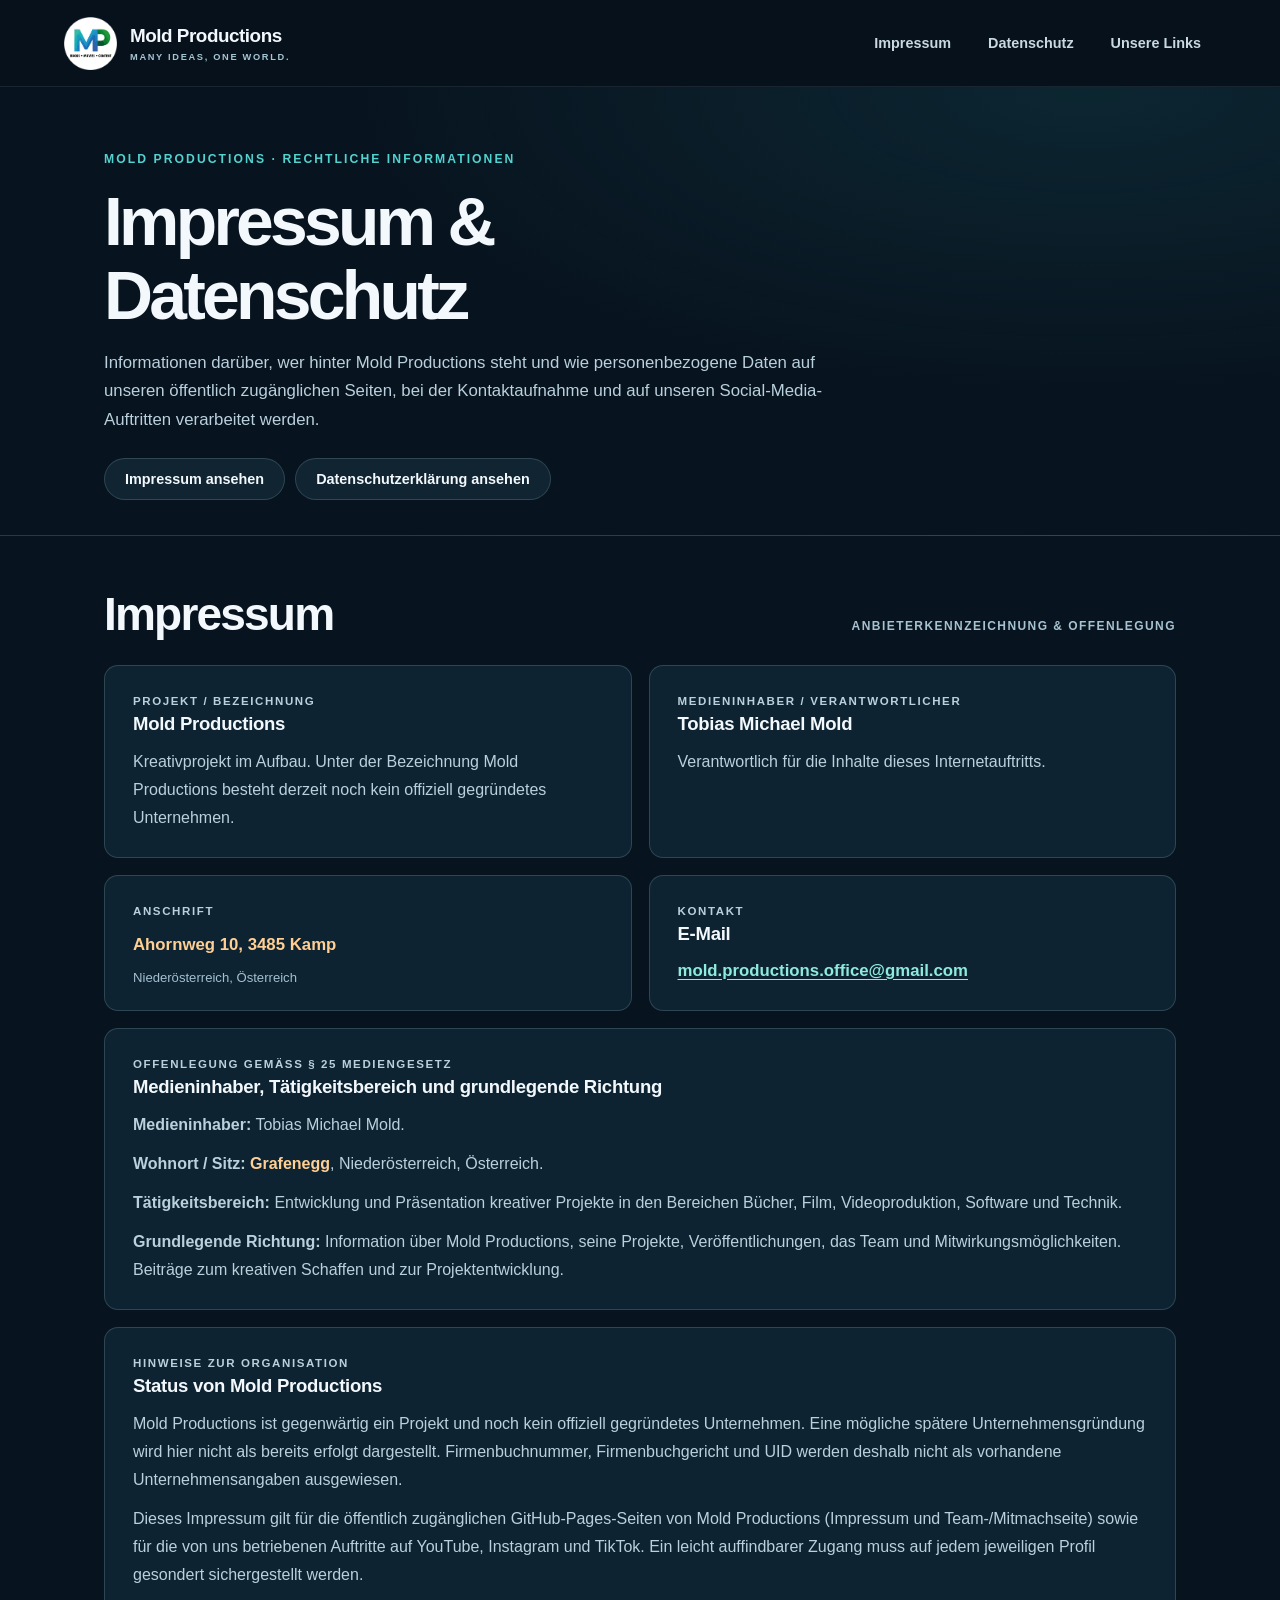
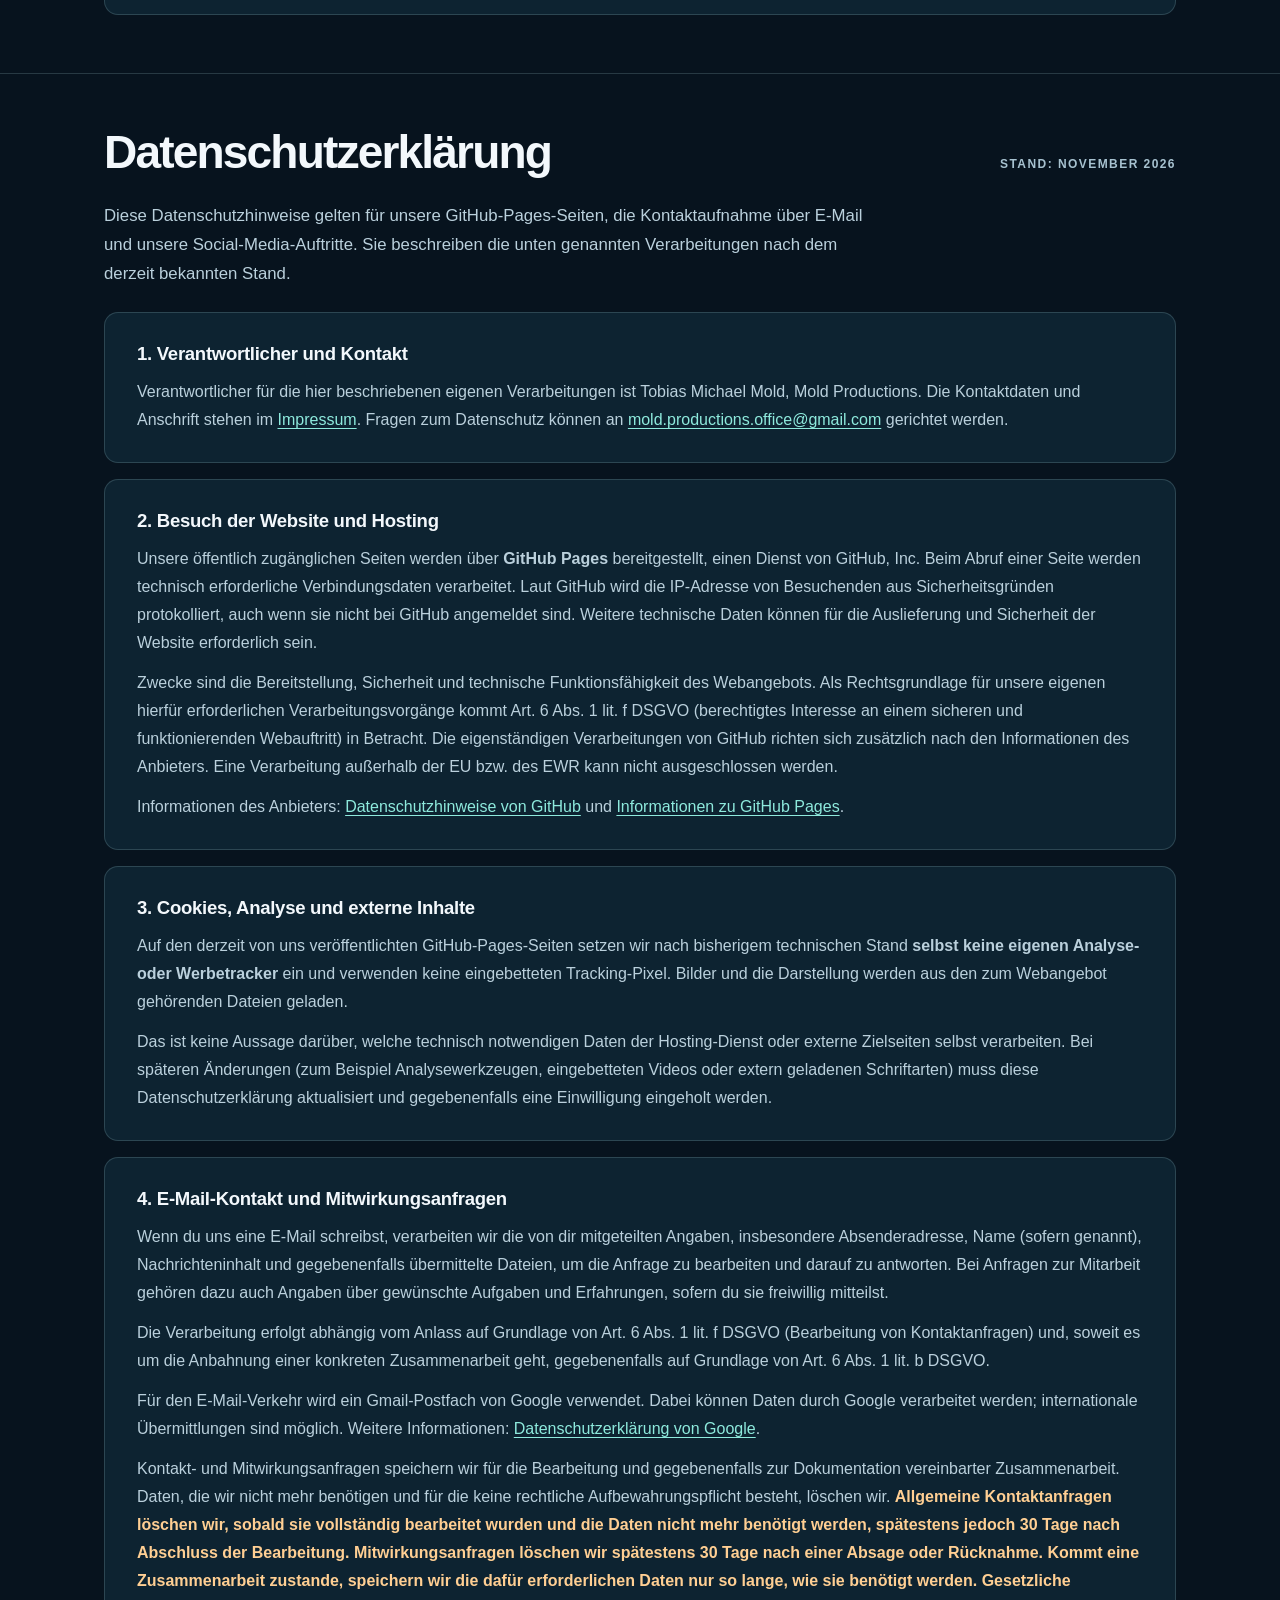
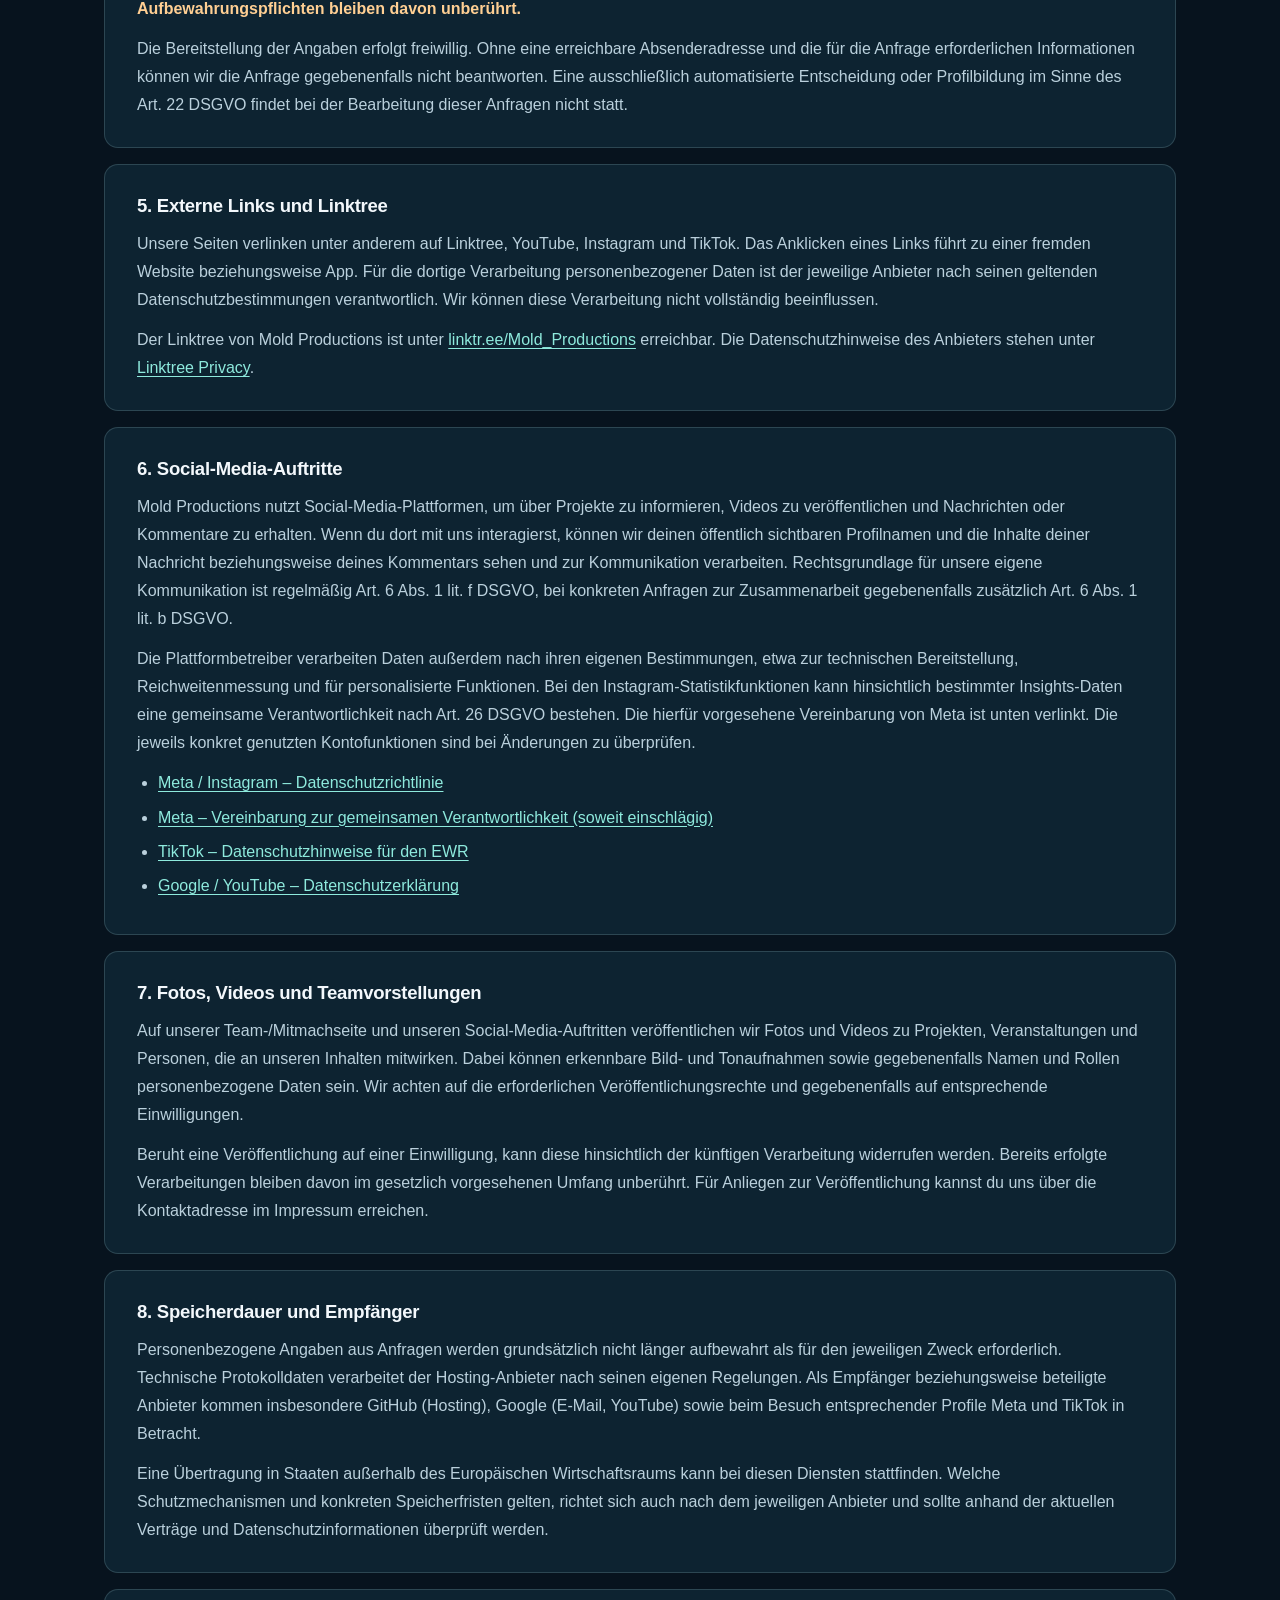
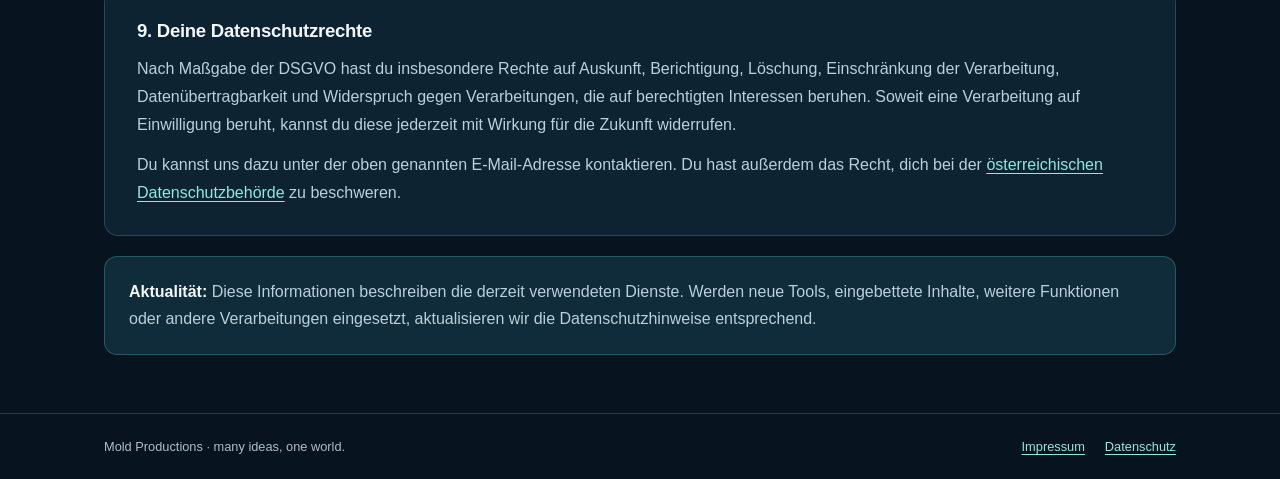
<file: index.html>
<!doctype html>
<!--
MOLD PRODUCTIONS – IMPRESSUM & DATENSCHUTZ

ANLEITUNG FÜR VISUAL STUDIO CODE
1. Strg+F und nach "HIER EINTRAGEN" suchen: fehlende individuelle Daten ergänzen.
2. Strg+F und nach "HIER PRÜFEN" suchen: tatsächliche Abläufe / rechtliche Annahmen bestätigen.
3. WICHTIG: Vor Veröffentlichung sämtliche eckigen Klammern und gelben Platzhalter entfernen.
4. Keine echten privaten Adressdaten an ChatGPT schicken. Nur lokal in VS Code eintragen.
5. Keine fiktiven Firmenbuch-, UID- oder Unternehmensangaben ergänzen.
6. Diese Vorlage ist KEINE anwaltliche Prüfung; Pflichtangaben richten sich nach tatsächlicher Tätigkeit.
-->
<html lang="de-AT">
<head>
  <meta charset="utf-8">
  <meta name="viewport" content="width=device-width, initial-scale=1">
  <meta name="color-scheme" content="dark">
  <meta name="theme-color" content="#07131e">
  <meta name="description" content="Impressum, Offenlegung und Datenschutzhinweise von Mold Productions.">
  <title>Impressum & Datenschutz | Mold Productions</title>
  <link rel="icon" type="image/png" href="bewerbung-assets/images/logo-original.png">
  <style>
    :root{color-scheme:dark;--bg:#07131e;--panel:#0d2331;--panel2:#102a38;--text:#f3f8fc;--muted:#bad0dc;--line:rgba(181,224,231,.18);--cyan:#53d3cf;--blue:#2eb7db;--max:1120px}
    *{box-sizing:border-box}
    html{scroll-behavior:smooth;scroll-padding-top:98px}
    body{margin:0;background:var(--bg);color:var(--text);font-family:Inter,"Segoe UI",Arial,sans-serif;-webkit-font-smoothing:antialiased}
    a{color:inherit;text-decoration:none}
    a:focus-visible{outline:3px solid #74ede0;outline-offset:4px;border-radius:3px}
    header{background:#07111b;border-bottom:1px solid rgba(210,243,246,.09)}
    .head-inner{max-width:1200px;margin:auto;min-height:86px;padding:12px 24px;display:flex;justify-content:space-between;align-items:center;gap:25px}
    .brand{display:flex;align-items:center;gap:13px;min-width:0}
    .brand img{height:53px;width:53px;object-fit:contain;flex:none}
    .brand-copy{display:grid;gap:5px}.brand-copy strong{font-size:1.18rem;letter-spacing:-.025em;white-space:nowrap}.brand-copy small{font-size:.58rem;letter-spacing:.18em;text-transform:uppercase;font-weight:850;color:#a5c5d3}
    .main-nav{display:flex;align-items:center;gap:7px;flex-wrap:wrap}
    .main-nav a{padding:12px 15px;border-radius:10px;font-size:.9rem;font-weight:730;color:#cad9e1;white-space:nowrap}
    .main-nav a:hover{background:#1b2936;color:#fff}
    main{min-height:75vh}
    .container{max-width:var(--max);margin:auto;padding:0 24px}
    .intro{padding:62px 0 35px;border-bottom:1px solid var(--line);background:radial-gradient(ellipse at 85% 0%,rgba(52,177,190,.12),transparent 50%)}
    .eyebrow{margin:0 0 15px;text-transform:uppercase;letter-spacing:.17em;color:var(--cyan);font-size:.76rem;font-weight:850}
    h1{font-size:clamp(2.8rem,5.3vw,4.9rem);line-height:1.08;letter-spacing:-.055em;margin:0 0 17px}
    .lead{color:var(--muted);font-size:1.05rem;line-height:1.7;max-width:760px;margin:0 0 24px}
    .tabs{display:flex;gap:10px;flex-wrap:wrap}.tabs a{padding:12px 20px;border:1px solid var(--line);border-radius:100px;font-weight:760;font-size:.9rem;background:#102432}
    .tabs a:hover{background:#173745;border-color:#5adbd3}
    section.legal{padding:52px 0 58px;scroll-margin-top:18px}
    section.legal+section.legal{border-top:1px solid var(--line)}
    .section-heading{display:flex;align-items:baseline;justify-content:space-between;gap:16px;flex-wrap:wrap;margin-bottom:24px}
    h2{font-size:clamp(2rem,3.6vw,2.95rem);margin:0;letter-spacing:-.04em;line-height:1.13}
    h3{font-size:1.16rem;line-height:1.35;margin:0 0 12px;letter-spacing:-.015em}
    p{line-height:1.75} .muted{color:var(--muted)}
    .tag{color:#a7c2d0;font-size:.75rem;letter-spacing:.12em;text-transform:uppercase;font-weight:800}
    .grid{display:grid;grid-template-columns:repeat(2,minmax(0,1fr));gap:17px}
    .card{background:var(--panel);border:1px solid var(--line);border-radius:14px;padding:25px 28px;min-width:0}
    .card.wide{grid-column:1/-1}.card h3{color:#f3f8fc}.card p{margin:0;color:var(--muted)}
    .card p+p{margin-top:11px}
    .kicker{color:var(--cyan);font-size:.72rem;letter-spacing:.14em;text-transform:uppercase;font-weight:850;margin:0 0 11px}
    .value{font-size:1.05rem;line-height:1.5;color:#f3f8fc!important;font-weight:650;overflow-wrap:anywhere}
    .label{color:#a3bfd0;font-size:.82rem;display:block;margin-top:13px}
    .placeholder{color:#ffcf93!important;font-weight:750}
    .legal-list{margin:10px 0 0;padding-left:21px;color:var(--muted);line-height:1.7}
    .legal-list li{margin:7px 0}
    .content-block{background:var(--panel);border:1px solid var(--line);border-radius:14px;padding:28px 32px;margin:16px 0}
    .content-block p{margin:0 0 12px;color:var(--muted)}.content-block p:last-child{margin-bottom:0}
    .content-block a,.card a,.footer-inner a{color:#8eeadd;text-decoration:underline;text-underline-offset:3px}
    .content-block a:hover,.card a:hover,.footer-inner a:hover{color:#c9fff7}
    .info{background:#102b39;border:1px solid rgba(85,212,211,.28);padding:21px 24px;border-radius:13px;margin-top:20px;color:var(--muted);line-height:1.7}
    .info strong{color:#f3f8fc}
    footer{border-top:1px solid var(--line);padding:25px 0;color:#a9c0cd;font-size:.8rem}
    .footer-inner{display:flex;gap:15px;justify-content:space-between;align-items:center;flex-wrap:wrap}
    .foot-links{display:flex;gap:20px;flex-wrap:wrap}
    @media(max-width:760px){.head-inner{padding:15px 18px;align-items:flex-start;flex-direction:column;gap:15px}.brand img{height:42px;width:42px}.brand-copy strong{font-size:1rem}.main-nav{gap:4px}.main-nav a{font-size:.84rem;padding:10px 12px}.main-nav .nav-primary{padding:11px 14px}.container{padding:0 18px}.intro{padding:40px 0 28px}.grid{grid-template-columns:1fr}.card.wide{grid-column:auto}.card{padding:22px 21px}.content-block{padding:23px 21px}.legal{padding:38px 0!important}}
    @media(prefers-reduced-motion:reduce){html{scroll-behavior:auto}}
  </style>
</head>
<body>
  <header>
    <div class="head-inner">
      <div class="brand" aria-label="Mold Productions">
        <img src="bewerbung-assets/images/logo-original.png" alt="Logo von Mold Productions" width="53" height="53">
        <span class="brand-copy"><strong>Mold Productions</strong><small>many ideas, one world.</small></span>
      </div>
      <nav class="main-nav" aria-label="Navigation">
        <a href="#impressum">Impressum</a>
        <a href="#datenschutz">Datenschutz</a>
        <a href="https://linktr.ee/Mold_Productions" rel="noopener noreferrer" target="_blank">Unsere Links</a>
      </nav>
    </div>
  </header>
  <main>
    <div class="intro">
      <div class="container">
        <p class="eyebrow">Mold Productions · Rechtliche Informationen</p>
        <h1>Impressum &amp;<br>Datenschutz</h1>
        <p class="lead">Informationen darüber, wer hinter Mold Productions steht und wie personenbezogene Daten auf unseren öffentlich zugänglichen Seiten, bei der Kontaktaufnahme und auf unseren Social-Media-Auftritten verarbeitet werden.</p>
        <div class="tabs" aria-label="Direkt zu den rechtlichen Informationen">
          <a href="#impressum">Impressum ansehen</a>
          <a href="#datenschutz">Datenschutzerklärung ansehen</a>
        </div>
      </div>
    </div>

    <section class="legal" id="impressum" aria-labelledby="impressum-title">
      <div class="container">
        <div class="section-heading">
          <h2 id="impressum-title">Impressum</h2>
          <span class="tag">Anbieterkennzeichnung &amp; Offenlegung</span>
        </div>
        <div class="grid">
          <div class="card">
            <p class="kicker">Projekt / Bezeichnung</p>
            <h3>Mold Productions</h3>
            <p>Kreativprojekt im Aufbau. Unter der Bezeichnung Mold Productions besteht derzeit noch kein offiziell gegründetes Unternehmen.</p>
          </div>
          <div class="card">
            <p class="kicker">Medieninhaber / Verantwortlicher</p>
            <h3>Tobias Michael Mold</h3>
            <p>Verantwortlich für die Inhalte dieses Internetauftritts.</p>
          </div>
          <div class="card">
            <p class="kicker">Anschrift</p>
            <!-- HIER EINTRAGEN 1/3: Deine zutreffende, rechtlich erforderliche Post-/Zustellanschrift. Nur lokal in VS Code ergänzen. -->
            <p class="value placeholder">Ahornweg 10, 3485 Kamp</p>
            <span class="label">Niederösterreich, Österreich</span>
          </div>
          <div class="card">
            <p class="kicker">Kontakt</p>
            <h3>E-Mail</h3>
            <p class="value"><a href="mailto:mold.productions.office@gmail.com">mold.productions.office@gmail.com</a></p>
            <!-- HIER PRÜFEN 1/4: Ob für deinen konkret ausgeübten Dienst neben E-Mail eine zusätzliche schnelle Kontaktmöglichkeit erforderlich ist.
                 Die öffentliche Telefonnummer der bisherigen Seite wird aus Datenschutzgründen NICHT automatisch übernommen.
                 Falls nötig, den folgenden Block mit geeigneten Kontaktdaten verwenden und den Kommentar entfernen. -->
            <!-- HIER EINTRAGEN (optional/nach rechtlicher Prüfung):
            <p class="label">Weitere Kontaktmöglichkeit</p>
            <p class="value placeholder">[HIER EINTRAGEN: erreichbare Kontaktdaten]</p>
            -->
          </div>
          <div class="card wide">
            <p class="kicker">Offenlegung gemäß § 25 Mediengesetz</p>
            <h3>Medieninhaber, Tätigkeitsbereich und grundlegende Richtung</h3>
            <p><strong>Medieninhaber:</strong> Tobias Michael Mold.</p>
            <!-- HIER EINTRAGEN 2/3: Tatsächliche Gemeinde/Wohnort oder Sitz für die Offenlegung. -->
            <p><strong>Wohnort / Sitz:</strong> <span class="placeholder">Grafenegg</span>, Niederösterreich, Österreich.</p>
            <p><strong>Tätigkeitsbereich:</strong> Entwicklung und Präsentation kreativer Projekte in den Bereichen Bücher, Film, Videoproduktion, Software und Technik.</p>
            <p><strong>Grundlegende Richtung:</strong> Information über Mold Productions, seine Projekte, Veröffentlichungen, das Team und Mitwirkungsmöglichkeiten. Beiträge zum kreativen Schaffen und zur Projektentwicklung.</p>
          </div>
          <div class="card wide">
            <p class="kicker">Hinweise zur Organisation</p>
            <h3>Status von Mold Productions</h3>
            <p>Mold Productions ist gegenwärtig ein Projekt und noch kein offiziell gegründetes Unternehmen. Eine mögliche spätere Unternehmensgründung wird hier nicht als bereits erfolgt dargestellt. Firmenbuchnummer, Firmenbuchgericht und UID werden deshalb nicht als vorhandene Unternehmensangaben ausgewiesen.</p>
            <p>Dieses Impressum gilt für die öffentlich zugänglichen GitHub-Pages-Seiten von Mold Productions (Impressum und Team-/Mitmachseite) sowie für die von uns betriebenen Auftritte auf YouTube, Instagram und TikTok. Ein leicht auffindbarer Zugang muss auf jedem jeweiligen Profil gesondert sichergestellt werden.</p>
          </div>
        </div>
      </div>
    </section>

    <section class="legal" id="datenschutz" aria-labelledby="datenschutz-title">
      <div class="container">
        <div class="section-heading">
          <h2 id="datenschutz-title">Datenschutzerklärung</h2>
          <span class="tag">Stand: November 2026</span>
        </div>
        <p class="lead">Diese Datenschutzhinweise gelten für unsere GitHub-Pages-Seiten, die Kontaktaufnahme über E-Mail und unsere Social-Media-Auftritte. Sie beschreiben die unten genannten Verarbeitungen nach dem derzeit bekannten Stand.</p>

        <article class="content-block">
          <h3>1. Verantwortlicher und Kontakt</h3>
          <p>Verantwortlicher für die hier beschriebenen eigenen Verarbeitungen ist Tobias Michael Mold, Mold Productions. Die Kontaktdaten und Anschrift stehen im <a href="#impressum">Impressum</a>. Fragen zum Datenschutz können an <a href="mailto:mold.productions.office@gmail.com">mold.productions.office@gmail.com</a> gerichtet werden.</p>
        </article>

        <article class="content-block">
          <h3>2. Besuch der Website und Hosting</h3>
          <p>Unsere öffentlich zugänglichen Seiten werden über <strong>GitHub Pages</strong> bereitgestellt, einen Dienst von GitHub, Inc. Beim Abruf einer Seite werden technisch erforderliche Verbindungsdaten verarbeitet. Laut GitHub wird die IP-Adresse von Besuchenden aus Sicherheitsgründen protokolliert, auch wenn sie nicht bei GitHub angemeldet sind. Weitere technische Daten können für die Auslieferung und Sicherheit der Website erforderlich sein.</p>
          <p>Zwecke sind die Bereitstellung, Sicherheit und technische Funktionsfähigkeit des Webangebots. Als Rechtsgrundlage für unsere eigenen hierfür erforderlichen Verarbeitungsvorgänge kommt Art. 6 Abs. 1 lit. f DSGVO (berechtigtes Interesse an einem sicheren und funktionierenden Webauftritt) in Betracht. Die eigenständigen Verarbeitungen von GitHub richten sich zusätzlich nach den Informationen des Anbieters. Eine Verarbeitung außerhalb der EU bzw. des EWR kann nicht ausgeschlossen werden.</p>
          <p>Informationen des Anbieters: <a href="https://docs.github.com/de/site-policy/privacy-policies/github-general-privacy-statement" target="_blank" rel="noopener noreferrer">Datenschutzhinweise von GitHub</a> und <a href="https://docs.github.com/de/pages/getting-started-with-github-pages/what-is-github-pages" target="_blank" rel="noopener noreferrer">Informationen zu GitHub Pages</a>.</p>
        </article>

        <article class="content-block">
          <h3>3. Cookies, Analyse und externe Inhalte</h3>
          <!-- HIER PRÜFEN 2/4: Trifft dies auf die tatsächlich veröffentlichte index.html, Bewerbung.html und alle weiteren Seiten zu? -->
          <p>Auf den derzeit von uns veröffentlichten GitHub-Pages-Seiten setzen wir nach bisherigem technischen Stand <strong>selbst keine eigenen Analyse- oder Werbetracker</strong> ein und verwenden keine eingebetteten Tracking-Pixel. Bilder und die Darstellung werden aus den zum Webangebot gehörenden Dateien geladen.</p>
          <p>Das ist keine Aussage darüber, welche technisch notwendigen Daten der Hosting-Dienst oder externe Zielseiten selbst verarbeiten. Bei späteren Änderungen (zum Beispiel Analysewerkzeugen, eingebetteten Videos oder extern geladenen Schriftarten) muss diese Datenschutzerklärung aktualisiert und gegebenenfalls eine Einwilligung eingeholt werden.</p>
        </article>

        <article class="content-block">
          <h3>4. E-Mail-Kontakt und Mitwirkungsanfragen</h3>
          <p>Wenn du uns eine E-Mail schreibst, verarbeiten wir die von dir mitgeteilten Angaben, insbesondere Absenderadresse, Name (sofern genannt), Nachrichteninhalt und gegebenenfalls übermittelte Dateien, um die Anfrage zu bearbeiten und darauf zu antworten. Bei Anfragen zur Mitarbeit gehören dazu auch Angaben über gewünschte Aufgaben und Erfahrungen, sofern du sie freiwillig mitteilst.</p>
          <p>Die Verarbeitung erfolgt abhängig vom Anlass auf Grundlage von Art. 6 Abs. 1 lit. f DSGVO (Bearbeitung von Kontaktanfragen) und, soweit es um die Anbahnung einer konkreten Zusammenarbeit geht, gegebenenfalls auf Grundlage von Art. 6 Abs. 1 lit. b DSGVO.</p>
          <p>Für den E-Mail-Verkehr wird ein Gmail-Postfach von Google verwendet. Dabei können Daten durch Google verarbeitet werden; internationale Übermittlungen sind möglich. Weitere Informationen: <a href="https://policies.google.com/privacy?hl=de" target="_blank" rel="noopener noreferrer">Datenschutzerklärung von Google</a>.</p>
          <!-- HIER EINTRAGEN 3/3: Wirklich angewendete Löschfristen und Ablauf für Anfragen und Mitwirkungsanfragen festlegen und hier konkret angeben. -->
          <p>Kontakt- und Mitwirkungsanfragen speichern wir für die Bearbeitung und gegebenenfalls zur Dokumentation vereinbarter Zusammenarbeit. Daten, die wir nicht mehr benötigen und für die keine rechtliche Aufbewahrungspflicht besteht, löschen wir. <span class="placeholder">Allgemeine Kontaktanfragen löschen wir, sobald sie vollständig bearbeitet wurden und die Daten nicht mehr benötigt werden, spätestens jedoch 30 Tage nach Abschluss der Bearbeitung. Mitwirkungsanfragen löschen wir spätestens 30 Tage nach einer Absage oder Rücknahme. Kommt eine Zusammenarbeit zustande, speichern wir die dafür erforderlichen Daten nur so lange, wie sie benötigt werden. Gesetzliche Aufbewahrungspflichten bleiben davon unberührt.</span></p>
          <p>Die Bereitstellung der Angaben erfolgt freiwillig. Ohne eine erreichbare Absenderadresse und die für die Anfrage erforderlichen Informationen können wir die Anfrage gegebenenfalls nicht beantworten. Eine ausschließlich automatisierte Entscheidung oder Profilbildung im Sinne des Art. 22 DSGVO findet bei der Bearbeitung dieser Anfragen nicht statt.</p>
        </article>

        <article class="content-block">
          <h3>5. Externe Links und Linktree</h3>
          <p>Unsere Seiten verlinken unter anderem auf Linktree, YouTube, Instagram und TikTok. Das Anklicken eines Links führt zu einer fremden Website beziehungsweise App. Für die dortige Verarbeitung personenbezogener Daten ist der jeweilige Anbieter nach seinen geltenden Datenschutzbestimmungen verantwortlich. Wir können diese Verarbeitung nicht vollständig beeinflussen.</p>
          <p>Der Linktree von Mold Productions ist unter <a href="https://linktr.ee/Mold_Productions" target="_blank" rel="noopener noreferrer">linktr.ee/Mold_Productions</a> erreichbar. Die Datenschutzhinweise des Anbieters stehen unter <a href="https://linktr.ee/s/privacy" target="_blank" rel="noopener noreferrer">Linktree Privacy</a>.</p>
        </article>

        <article class="content-block">
          <h3>6. Social-Media-Auftritte</h3>
          <p>Mold Productions nutzt Social-Media-Plattformen, um über Projekte zu informieren, Videos zu veröffentlichen und Nachrichten oder Kommentare zu erhalten. Wenn du dort mit uns interagierst, können wir deinen öffentlich sichtbaren Profilnamen und die Inhalte deiner Nachricht beziehungsweise deines Kommentars sehen und zur Kommunikation verarbeiten. Rechtsgrundlage für unsere eigene Kommunikation ist regelmäßig Art. 6 Abs. 1 lit. f DSGVO, bei konkreten Anfragen zur Zusammenarbeit gegebenenfalls zusätzlich Art. 6 Abs. 1 lit. b DSGVO.</p>
          <!-- HIER PRÜFEN 3/4: Tatsächlich verwendete Statistikfunktionen / professionelle Konten bei Instagram, TikTok und YouTube. -->
          <p>Die Plattformbetreiber verarbeiten Daten außerdem nach ihren eigenen Bestimmungen, etwa zur technischen Bereitstellung, Reichweitenmessung und für personalisierte Funktionen. Bei den Instagram-Statistikfunktionen kann hinsichtlich bestimmter Insights-Daten eine gemeinsame Verantwortlichkeit nach Art. 26 DSGVO bestehen. Die hierfür vorgesehene Vereinbarung von Meta ist unten verlinkt. Die jeweils konkret genutzten Kontofunktionen sind bei Änderungen zu überprüfen.</p>
          <ul class="legal-list">
            <li><a href="https://privacycenter.instagram.com/policy/" target="_blank" rel="noopener noreferrer">Meta / Instagram – Datenschutzrichtlinie</a></li>
            <li><a href="https://www.facebook.com/legal/terms/page_controller_addendum" target="_blank" rel="noopener noreferrer">Meta – Vereinbarung zur gemeinsamen Verantwortlichkeit (soweit einschlägig)</a></li>
            <li><a href="https://www.tiktok.com/legal/page/eea/privacy-policy/de" target="_blank" rel="noopener noreferrer">TikTok – Datenschutzhinweise für den EWR</a></li>
            <li><a href="https://policies.google.com/privacy?hl=de" target="_blank" rel="noopener noreferrer">Google / YouTube – Datenschutzerklärung</a></li>
          </ul>
        </article>

        <article class="content-block">
          <h3>7. Fotos, Videos und Teamvorstellungen</h3>
          <p>Auf unserer Team-/Mitmachseite und unseren Social-Media-Auftritten veröffentlichen wir Fotos und Videos zu Projekten, Veranstaltungen und Personen, die an unseren Inhalten mitwirken. Dabei können erkennbare Bild- und Tonaufnahmen sowie gegebenenfalls Namen und Rollen personenbezogene Daten sein. Wir achten auf die erforderlichen Veröffentlichungsrechte und gegebenenfalls auf entsprechende Einwilligungen.</p>
          <p>Beruht eine Veröffentlichung auf einer Einwilligung, kann diese hinsichtlich der künftigen Verarbeitung widerrufen werden. Bereits erfolgte Verarbeitungen bleiben davon im gesetzlich vorgesehenen Umfang unberührt. Für Anliegen zur Veröffentlichung kannst du uns über die Kontaktadresse im Impressum erreichen.</p>
        </article>

        <article class="content-block">
          <h3>8. Speicherdauer und Empfänger</h3>
          <p>Personenbezogene Angaben aus Anfragen werden grundsätzlich nicht länger aufbewahrt als für den jeweiligen Zweck erforderlich. Technische Protokolldaten verarbeitet der Hosting-Anbieter nach seinen eigenen Regelungen. Als Empfänger beziehungsweise beteiligte Anbieter kommen insbesondere GitHub (Hosting), Google (E-Mail, YouTube) sowie beim Besuch entsprechender Profile Meta und TikTok in Betracht.</p>
          <p>Eine Übertragung in Staaten außerhalb des Europäischen Wirtschaftsraums kann bei diesen Diensten stattfinden. Welche Schutzmechanismen und konkreten Speicherfristen gelten, richtet sich auch nach dem jeweiligen Anbieter und sollte anhand der aktuellen Verträge und Datenschutzinformationen überprüft werden.</p>
        </article>

        <article class="content-block">
          <h3>9. Deine Datenschutzrechte</h3>
          <p>Nach Maßgabe der DSGVO hast du insbesondere Rechte auf Auskunft, Berichtigung, Löschung, Einschränkung der Verarbeitung, Datenübertragbarkeit und Widerspruch gegen Verarbeitungen, die auf berechtigten Interessen beruhen. Soweit eine Verarbeitung auf Einwilligung beruht, kannst du diese jederzeit mit Wirkung für die Zukunft widerrufen.</p>
          <p>Du kannst uns dazu unter der oben genannten E-Mail-Adresse kontaktieren. Du hast außerdem das Recht, dich bei der <a href="https://www.dsb.gv.at/" target="_blank" rel="noopener noreferrer">österreichischen Datenschutzbehörde</a> zu beschweren.</p>
        </article>

        <!-- HIER PRÜFEN 4/4: Ob neue Dienste, Analysefunktionen, Einbettungen, Newsletter oder andere Verarbeitungsvorgänge hinzugekommen sind. -->
        <div class="info">
          <strong>Aktualität:</strong> Diese Informationen beschreiben die derzeit verwendeten Dienste. Werden neue Tools, eingebettete Inhalte, weitere Funktionen oder andere Verarbeitungen eingesetzt, aktualisieren wir die Datenschutzhinweise entsprechend.
        </div>
      </div>
    </section>
  </main>
  <footer>
    <div class="container footer-inner">
      <span>Mold Productions · many ideas, one world.</span>
      <div class="foot-links"><a href="#impressum">Impressum</a><a href="#datenschutz">Datenschutz</a></div>
    </div>
  </footer>
</body>
</html>
</file>
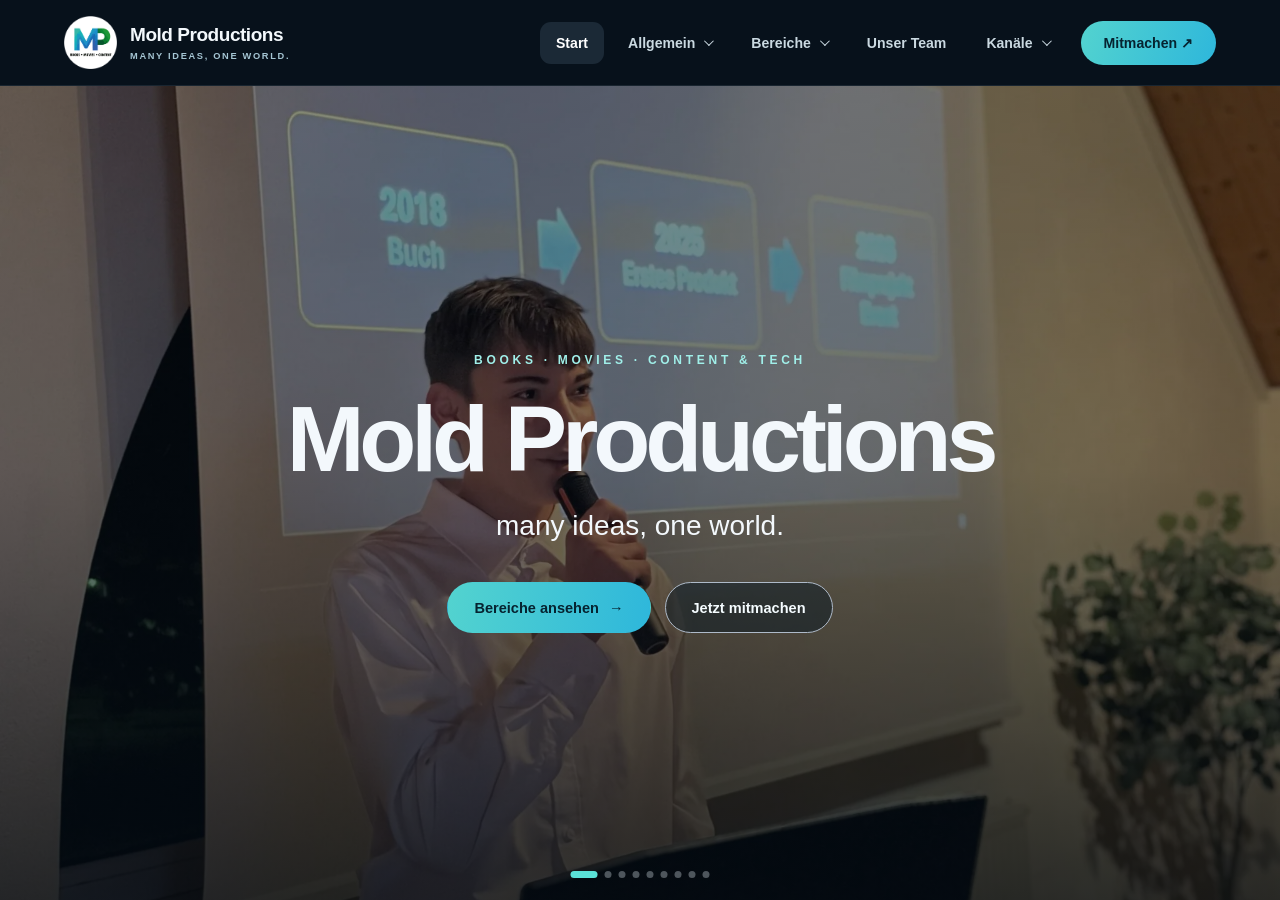
<file: Bewerbung.html>
<!doctype html>
<html lang="de">
<head>
<meta charset="utf-8">
<meta name="viewport" content="width=device-width, initial-scale=1">
<meta name="theme-color" content="#07131f">
<meta name="description" content="Mold Productions – Projekte, Team und Möglichkeiten zum Mitmachen.">
<title>Mold Productions – Team & Mitmachen</title>
<link rel="icon" href="bewerbung-assets/images/logo-original.png" type="image/png">
<script src="bewerbung-assets/fotos.js"></script>
<style>
:root{color-scheme:dark;--bg:#07131e;--panel:#0d2331;--panel2:#102a38;--text:#f3f8fc;--muted:#bad0dc;--line:rgba(181,224,231,.18);--cyan:#53d3cf;--blue:#2eb7db;--header:86px;--max:1120px}
*{box-sizing:border-box}html{scroll-behavior:smooth}body{margin:0;background:var(--bg);color:var(--text);font-family:Inter,"Segoe UI",Arial,sans-serif;-webkit-font-smoothing:antialiased}a{color:inherit;text-decoration:none}button,summary{font:inherit}button{cursor:pointer}button:focus-visible,a:focus-visible,summary:focus-visible{outline:3px solid #74ede0;outline-offset:4px}body.page-home{overflow:hidden}body:not(.page-home){overflow-x:hidden}
header{height:var(--header);background:#07111b;position:relative;z-index:30;border-bottom:1px solid rgba(210,243,246,.09)}.header-inner{max-width:1200px;padding:0 24px;margin:auto;height:100%;display:flex;align-items:center;justify-content:space-between;gap:20px}.brand{display:flex;align-items:center;gap:13px;min-width:0}.brand img{width:53px;height:53px;object-fit:contain;flex:none}.brand-label{display:flex;flex-direction:column;gap:5px}.brand-label strong{font-size:1.19rem;letter-spacing:-.025em;white-space:nowrap}.brand-label small{text-transform:uppercase;letter-spacing:.18em;font-size:.58rem;font-weight:850;color:#a5c5d3;white-space:nowrap}.menu-toggle{display:none;background:transparent;border:1px solid var(--line);border-radius:10px;padding:11px 13px;color:#fff;font-weight:750}.nav{display:flex;align-items:center;gap:8px}.nav>a,.nav details>summary{border:0;background:transparent;color:#cad9e1;font-size:.88rem;font-weight:750;border-radius:11px;padding:13px 16px;display:flex;align-items:center;justify-content:center;gap:8px;white-space:nowrap;list-style:none;cursor:pointer}.nav details>summary::-webkit-details-marker{display:none}.nav>a:hover,.nav summary:hover,.nav .nav-active{color:white;background:#1b2936}.nav .nav-cta{background:linear-gradient(110deg,var(--cyan),var(--blue));color:#062330;padding:14px 23px;border-radius:100px;margin-left:8px}.nav .nav-cta:hover,.nav .nav-cta.nav-active{background:linear-gradient(110deg,#74e4dc,#4ecbed);color:#062330}.nav details{position:relative}.chevron{width:7px;height:7px;border-right:1.7px solid currentColor;border-bottom:1.7px solid currentColor;transform:rotate(45deg) translateY(-2px);margin-left:1px}.nav details[open]>.dropdown-menu{display:flex}.dropdown-menu{position:absolute;top:calc(100% + 8px);left:0;min-width:195px;background:#0d2230;border:1px solid rgba(159,223,226,.22);border-radius:12px;padding:8px;display:none;flex-direction:column;gap:2px;box-shadow:0 18px 40px #0009}.dropdown-menu a{font-size:.9rem;padding:12px 14px;border-radius:8px;white-space:nowrap}.dropdown-menu a:hover,.dropdown-menu a[aria-current="page"]{background:#173b48;color:#a2f6e7}
main{min-height:calc(100dvh - var(--header));} .view[hidden]{display:none!important}.view{min-height:calc(100dvh - var(--header))}.page-container{width:min(var(--max),calc(100% - 64px));margin:0 auto;padding:58px 0 75px}.section-label{font-weight:850;letter-spacing:.18em;text-transform:uppercase;font-size:.77rem;color:var(--cyan);margin:0 0 20px}.page-title{margin:0 0 27px;font-size:clamp(2.45rem,4vw,3.7rem);font-weight:820;letter-spacing:-.045em;line-height:1.12}.short-intro{margin:0 0 25px;max-width:980px;font-size:1.08rem;line-height:1.72;color:var(--muted)}
/* Start: Foto vollflächig, keine weiteren Abschnitte */
.hero{height:calc(100dvh - var(--header));min-height:490px;position:relative;display:flex;justify-content:center;align-items:center;isolation:isolate;overflow:hidden}.hero-images,.hero-shade{position:absolute;inset:0;z-index:-1}.hero-images{background:#15232c}.hero-image{position:absolute;inset:0;height:100%;width:100%;object-fit:cover;opacity:0;transition:opacity 1.25s ease}.hero-image.is-current{opacity:1}.hero-shade{background:linear-gradient(to bottom,rgba(4,13,21,.46),rgba(5,14,23,.54) 47%,rgba(3,11,19,.82) 100%)}.hero-content{text-align:center;padding:28px 22px;max-width:1180px}.hero-eyebrow{font-size:.75rem;letter-spacing:.31em;font-weight:850;text-transform:uppercase;color:#a0efe9;margin:0 0 22px}.hero h1{font-size:clamp(3.15rem,7.3vw,7rem);letter-spacing:-.055em;line-height:1.07;margin:0;font-weight:850}.hero-slogan{font-size:clamp(1.22rem,2.35vw,1.75rem);margin:22px 0 40px;font-weight:400}.hero-actions{display:flex;gap:14px;justify-content:center;flex-wrap:wrap}.btn{display:inline-flex;align-items:center;justify-content:center;gap:10px;min-height:51px;border-radius:100px;padding:13px 26px;font-weight:800;font-size:.91rem;border:1px solid transparent;transition:transform .2s,background .2s}.btn:hover{transform:translateY(-2px)}.btn-primary{color:#062330;background:linear-gradient(100deg,var(--cyan),var(--blue))}.btn-outline{border-color:#aebac9;color:#f5fcff;background:#0515227a}.btn-outline:hover{background:#1d3645b0}.hero-bottomnote{position:absolute;left:30px;bottom:24px;color:#c1ced5;font-size:.72rem;letter-spacing:.02em}.hero-dots{position:absolute;bottom:22px;left:50%;transform:translateX(-50%);display:flex;gap:7px}.hero-dots button{padding:0;height:7px;width:7px;background:#bdc8cf66;border:0;border-radius:15px}.hero-dots button.is-current{width:27px;background:#5ae1d7}
/* Allgemein */
.about-copy{max-width:990px;font-size:1.08rem;line-height:1.9;color:var(--muted)}
/* Projekte – kurze Karten, ohne zusätzliche Links */
.project-list{display:grid;grid-template-columns:repeat(2,minmax(0,1fr));gap:18px}.project{border:1px solid var(--line);background:var(--panel);padding:27px 30px;border-radius:13px;min-height:142px}.project-tag{font-size:.75rem;letter-spacing:.12em;text-transform:uppercase;font-weight:850;color:var(--cyan);margin-bottom:10px}.project h2{font-size:1.42rem;line-height:1.2;letter-spacing:-.025em;margin:0 0 11px}.project p{color:var(--muted);margin:0;line-height:1.58;font-size:.96rem}
/* Galerie – Hoch- und Querformat passen sich an */
.gallery{columns:3 240px;column-gap:17px}.photo{break-inside:avoid;margin:0 0 17px}.photo button{width:100%;display:block;border:1px solid var(--line);border-radius:10px;overflow:hidden;background:#132531;padding:0}.photo button:hover{border-color:#6fe1d6}.photo img{display:block;width:100%;height:auto;transition:transform .25s ease}.photo button:hover img{transform:scale(1.015)}.lightbox{border:0;padding:0;max-width:min(96vw,1350px);max-height:95dvh;background:#05121d;color:#fff;border-radius:13px;box-shadow:0 24px 100px #000b}.lightbox::backdrop{background:#000c}.lightbox-content{position:relative;min-width:280px;min-height:120px}.lightbox img{display:block;max-height:82dvh;max-width:95vw;height:auto;width:auto;margin:auto;object-fit:contain}.lightbox-controls{display:flex;align-items:center;justify-content:space-between;padding:10px 15px;gap:12px}.lightbox-controls button{background:#1a3a49;color:white;border:1px solid #ffffff3c;border-radius:8px;padding:8px 13px}.lightbox-controls span{font-size:.86rem;color:#cbdbe4;text-align:center;overflow-wrap:anywhere}
/* Übersicht und Rollen */
.areas-grid{display:grid;grid-template-columns:repeat(3,minmax(0,1fr));gap:15px}.area-card{display:flex;flex-direction:column;text-align:left;padding:23px 24px;min-height:160px;background:#102432;border:1px solid var(--line);border-radius:13px;transition:background .2s,border-color .2s,transform .2s}.area-card:hover{background:#153140;border-color:#5adbd3;transform:translateY(-2px)}.area-card-top{display:flex;justify-content:space-between;font-size:1.36rem;line-height:1.25;font-weight:800}.area-card-top .arr{color:var(--cyan)}.area-card-desc{color:var(--muted);font-size:.95rem;margin:13px 0 12px}.area-state{font-size:.76rem;color:#b7c6cf;font-weight:750;margin-top:auto}.area-state.open{color:#76e9da}.roles{max-width:1020px;border:1px solid var(--line);border-radius:13px;overflow:hidden;background:var(--panel)}.role+ .role{border-top:1px solid var(--line)}.role summary{padding:22px 25px;display:flex;align-items:center;justify-content:space-between;gap:16px;list-style:none;font-weight:750;cursor:pointer;font-size:1.02rem}.role summary::-webkit-details-marker{display:none}.role summary:hover{background:#143342}.role[open] summary{color:#91eee3}.plus{font-size:1.4rem;color:#87dcd7;font-weight:450;line-height:1}.role[open] .plus{transform:rotate(45deg)}.role-body{border-top:1px solid #ffffff13;padding:18px 25px 24px;font-size:.95rem;line-height:1.7;color:var(--muted)}.role-body p{margin:0 0 8px}.role-body p:last-child{margin-bottom:0}.role-body strong{color:var(--text)}.closed-line{font-size:1.12rem;color:var(--muted);margin:8px 0}
/* Team – aufklappbare Kurzinfos und Portrait-Grossansicht */
.team-list{max-width:1050px;border:1px solid var(--line);border-radius:13px;background:var(--panel);overflow:hidden}
.team-member{display:flex;align-items:center;gap:18px;padding:10px 23px}
.team-member+.team-member{border-top:1px solid var(--line)}
.team-photo{width:62px;height:62px;flex:none;padding:0;border:1px solid rgba(143,218,221,.32);border-radius:50%;background:#173542;overflow:hidden;display:grid;place-items:center;transition:border-color .2s,transform .2s}
.team-photo:not(:disabled):hover{border-color:var(--cyan);transform:scale(1.05)}
.team-photo:disabled{cursor:default;opacity:1}
.team-photo img{width:100%;height:100%;object-fit:cover;display:block}
.team-photo img[hidden],.team-photo-placeholder[hidden]{display:none!important}
.team-photo-placeholder{display:grid;place-items:center;width:100%;height:100%;color:#7ba8b7}
.team-photo-placeholder svg{width:31px;height:31px;fill:none;stroke:currentColor;stroke-width:1.5;stroke-linecap:round;stroke-linejoin:round}
.team-person{flex:1;min-width:0}
.team-person summary{cursor:pointer;display:flex;align-items:center;justify-content:space-between;gap:15px;padding:18px 0;list-style:none}
.team-person summary::-webkit-details-marker{display:none}
.team-person summary:hover .team-name{color:#9af0e6}
.team-person-head{display:flex;flex-direction:column;gap:6px;min-width:0}
.team-name{font-size:1.1rem;font-weight:800;line-height:1.25}
.team-role{font-size:.92rem;color:var(--muted);line-height:1.5}
.team-plus{font-size:1.45rem;color:#87dcd7;flex:none;line-height:1;transition:transform .2s}
.team-person[open] .team-plus{transform:rotate(45deg)}
.team-description{border-top:1px solid rgba(181,224,231,.1);padding:4px 45px 18px 0;color:var(--muted);font-size:.94rem;line-height:1.65}
.team-description p{margin:8px 0 0}
.team-lightbox{padding:0;border:1px solid var(--line);border-radius:13px;background:#07131e;color:var(--text);max-width:min(94vw,820px);max-height:94dvh;overflow:hidden;box-shadow:0 24px 80px #000b}
.team-lightbox::backdrop{background:#000c}
.team-lightbox img{display:block;max-width:90vw;max-height:78dvh;width:auto;height:auto;object-fit:contain;margin:0 auto}
.team-lightbox-footer{display:flex;justify-content:space-between;align-items:center;gap:15px;padding:12px 16px}
.team-lightbox-footer button{padding:9px 13px;color:var(--text);background:#173a49;border:1px solid #ffffff3a;border-radius:8px}
@media(max-width:760px){.team-member{padding:8px 14px;gap:13px}.team-photo{width:51px;height:51px}.team-photo-placeholder svg{width:26px;height:26px}.team-person summary{padding:14px 0}.team-name{font-size:1rem}.team-role{font-size:.84rem}.team-description{padding-right:0}}
/* Mitmachen: Kontakt zuerst und danach genau zwei übersichtliche Spalten */
.join-contact{width:100%;display:flex;justify-content:space-between;align-items:center;gap:24px;padding:30px 33px;background:#102b39;border:1px solid rgba(85,212,211,.28);border-radius:13px;margin-bottom:26px}.join-contact h1{font-size:clamp(1.8rem,3vw,2.55rem);letter-spacing:-.035em;margin:0 0 12px}.join-contact p{margin:0 0 8px;color:var(--muted);line-height:1.55}.email-address{color:#89eee6;font-size:.94rem;overflow-wrap:anywhere}.join-columns{display:grid;grid-template-columns:repeat(2,minmax(0,1fr));gap:22px}.join-column{border:1px solid var(--line);border-radius:13px;background:#0d2331;padding:27px 30px}.join-column h2{font-size:1.3rem;margin:0 0 19px;letter-spacing:-.02em}.join-column ul{padding-left:20px;margin:0;color:var(--muted);line-height:1.75}.join-column li{padding-left:3px;margin-bottom:10px}.join-column li:last-child{margin-bottom:0}.join-column strong{color:#eff9fa}
footer{border-top:1px solid var(--line);padding:18px 0;color:#a9c0cd;font-size:.75rem}footer .footer-inner{width:min(var(--max),calc(100% - 64px));margin:auto;display:flex;justify-content:space-between;gap:15px;align-items:center}footer a{color:#8eeadd}footer a:hover{text-decoration:underline}body.page-home footer{display:none}
@media(max-width:1160px) and (min-width:761px){.menu-toggle{display:inline-flex}.nav{display:none;position:absolute;top:var(--header);left:0;right:0;max-height:calc(100dvh - var(--header));overflow:auto;padding:12px 24px 19px;background:#091a27;border-top:1px solid var(--line);box-shadow:0 22px 40px #0007;flex-direction:column;align-items:stretch;gap:2px}.nav.is-open{display:flex}.nav>a,.nav details>summary{width:100%;font-size:.96rem;justify-content:space-between;padding:14px 15px;border-radius:8px}.nav .nav-cta{justify-content:center;margin:9px 0 0}.nav details{width:100%}.dropdown-menu{position:static;box-shadow:none;min-width:0;background:#0d2634;margin:0 10px 6px;padding:5px 8px;border:0;border-left:2px solid #4c929b;border-radius:0 8px 8px 0}.dropdown-menu a{padding:11px 12px}}
@media(max-width:960px){.header-inner{padding:0 18px}.nav{gap:3px}.nav>a,.nav details>summary{padding:12px 10px;font-size:.82rem}.nav .nav-cta{padding:12px 16px}.areas-grid{grid-template-columns:repeat(2,minmax(0,1fr))}}
@media(max-width:760px){:root{--header:72px}body.page-home{overflow:hidden}.brand img{width:43px;height:43px}.brand-label strong{font-size:.98rem}.brand-label small{font-size:.48rem;letter-spacing:.12em}.menu-toggle{display:inline-flex}.nav{display:none;position:absolute;top:var(--header);left:0;right:0;max-height:calc(100dvh - var(--header));overflow:auto;padding:12px 17px 19px;background:#091a27;border-top:1px solid var(--line);box-shadow:0 22px 40px #0007;flex-direction:column;align-items:stretch;gap:2px}.nav.is-open{display:flex}.nav>a,.nav details>summary{width:100%;font-size:.96rem;justify-content:space-between;padding:14px 15px;border-radius:8px}.nav .nav-cta{justify-content:center;margin:9px 0 0}.nav details{width:100%}.dropdown-menu{position:static;box-shadow:none;min-width:0;background:#0d2634;margin:0 10px 6px;padding:5px 8px;border:0;border-left:2px solid #4c929b;border-radius:0 8px 8px 0}.dropdown-menu a{padding:11px 12px}.page-container{width:calc(100% - 36px);padding:37px 0 55px}.page-title{font-size:clamp(2.2rem,8vw,3.1rem);margin-bottom:20px}.section-label{margin-bottom:15px}.hero{height:calc(100dvh - var(--header));min-height:430px}.hero-content{padding:20px 18px}.hero h1{font-size:clamp(2.55rem,10vw,4.6rem)}.hero-eyebrow{font-size:.61rem;letter-spacing:.18em;margin-bottom:18px}.hero-slogan{margin:19px 0 32px}.hero-bottomnote{font-size:.62rem;left:12px;bottom:14px;right:12px;text-align:center}.hero-dots{bottom:37px}.project-list,.areas-grid,.join-columns{grid-template-columns:1fr}.project{min-height:0;padding:24px}.area-card{min-height:130px}.join-contact{align-items:stretch;flex-direction:column;padding:22px 21px}.join-contact .btn{align-self:flex-start}.join-column{padding:23px 21px}.member{padding:18px 17px;gap:12px}.gallery{columns:2 140px;column-gap:11px}.photo{margin-bottom:11px}footer .footer-inner{width:calc(100% - 36px)}.role summary{padding:19px 16px}.role-body{padding:16px 16px 20px}}
@media(max-width:420px){.hero h1{font-size:2.45rem}.hero-eyebrow{font-size:.55rem}.hero-slogan{font-size:1.05rem}.hero-actions{gap:9px}.hero-actions .btn{padding:12px 16px;font-size:.83rem}.gallery{columns:2 125px}.brand-label strong{font-size:.87rem}.brand-label small{letter-spacing:.07em}.menu-toggle{padding:10px}.member p{font-size:.85rem}}
@media(prefers-reduced-motion:reduce){*,*:before,*:after{animation-duration:.01ms!important;transition-duration:.01ms!important;scroll-behavior:auto!important}}
</style>
</head>
<body class="page-home">
<header>
 <div class="header-inner">
  <a class="brand" href="#start" aria-label="Mold Productions – Start"><img src="bewerbung-assets/images/logo-original.png" alt="Original-Logo von Mold Productions"><span class="brand-label"><strong>Mold Productions</strong><small>many ideas, one world.</small></span></a>
  <button class="menu-toggle" type="button" aria-expanded="false" aria-controls="site-nav">☰ Menü</button>
  <nav class="nav" id="site-nav" aria-label="Hauptmenü">
   <a href="#start" data-nav-link="start">Start</a>
   <details class="nav-dropdown"><summary data-group="allgemein">Allgemein <span class="chevron" aria-hidden="true"></span></summary><div class="dropdown-menu">
    <a href="#allgemein">Über uns</a><a href="#projekte">Projekte</a><a href="#galerie">Fotogalerie</a>
   </div></details>
   <details class="nav-dropdown"><summary data-group="bereiche">Bereiche <span class="chevron" aria-hidden="true"></span></summary><div class="dropdown-menu">
    <a href="#bereiche">Übersicht</a><a href="#organisation">Organisation</a><a href="#books">Books</a><a href="#movies">Movies</a><a href="#content">Content</a><a href="#tech">Tech</a>
   </div></details>
    <a href="#team" data-nav-link="team">Unser Team</a>
    <details class="nav-dropdown"><summary>Kanäle <span class="chevron" aria-hidden="true"></span></summary><div class="dropdown-menu">
     <a href="https://linktr.ee/Mold_Productions" target="_blank" rel="noopener noreferrer">Unsere Kanäle</a>
     <a href="https://mold-productions.github.io/Impressum/">Impressum</a>
    </div></details>
    <a class="nav-cta" href="#mitmachen" data-nav-link="mitmachen">Mitmachen ↗</a>
  </nav>
 </div>
</header>
<main>
 <section class="view hero" data-view="start" aria-label="Startseite">
  <div class="hero-images" id="hero-images" aria-hidden="true"></div><div class="hero-shade" aria-hidden="true"></div>
  <div class="hero-content"><p class="hero-eyebrow">Books · Movies · Content &amp; Tech</p><h1>Mold Productions</h1><p class="hero-slogan">many ideas, one world.</p><div class="hero-actions"><a class="btn btn-primary" href="#bereiche">Bereiche ansehen <span aria-hidden="true">→</span></a><a class="btn btn-outline" href="#mitmachen">Jetzt mitmachen</a></div></div>
  <p class="hero-bottomnote"><!--Hier kann man etwas auf die Startseite schreiben--></p><div class="hero-dots" id="hero-dots" aria-label="Diashow"></div>
 </section>
 <section class="view" data-view="allgemein" hidden><div class="page-container"><p class="section-label">Über uns</p><h1 class="page-title">Mold Productions</h1>
<!-- ÜBER UNS: Diese Absätze kannst du später hier einfach ergänzen oder ändern. -->
<div class="about-copy">
  <p>Mold Productions ist ein von <strong>Tobias Mold</strong> gegründetes Kreativprojekt, aus dem in Zukunft ein Unternehmen entstehen soll. Derzeit ist Mold Productions noch kein offiziell gegründetes Unternehmen. Wir verbinden die Bereiche <strong>Books</strong>, <strong>Movies</strong> sowie <strong>Content &amp; Tech</strong>.</p>
  <p>Wir entwickeln eigene Bücher, Filmprojekte, Videos und technische Ideen. Zu unseren bisherigen Arbeiten gehören der veröffentlichte Roman <strong>Lost World – Der Code des Lebens</strong>, das Filmprojekt <strong>Herz im Sturm</strong> und unser erstes großes Event <strong>Mold Productions – The Beginning</strong> im November 2026.</p>
  <p>Auch Programmierung, Spieleentwicklung und künstliche Intelligenz gehören zu unseren Interessen.</p>
  <p>Aktuell arbeiten wir als kleines Team zusammen und möchten unsere Ideen Schritt für Schritt weiterentwickeln. Dabei sind uns Kreativität, Teamarbeit und der Austausch mit unserer Community besonders wichtig. Unser Motto: <strong>many ideas, one world.</strong></p>
</div>
<!-- ENDE ÜBER UNS -->
</div></section>
 <section class="view" data-view="projekte" hidden><div class="page-container"><p class="section-label">Allgemein</p><h1 class="page-title">Projekte</h1><div class="project-list">
  <article class="project"><div class="project-tag">Books</div><h2>Lost World</h2><p>Eigene Buchreihe von Tobias Mold über Menschen und Dinosaurier.</p></article>
  <article class="project"><div class="project-tag">Movies · Books</div><h2>Herz im Sturm</h2><p>Unser erstes großes Filmprojekt.</p></article>
  <article class="project"><div class="project-tag">Event</div><h2>The Beginning</h2><p>Das erste große Mold-Productions-Event im November 2026.</p></article>
  <article class="project"><div class="project-tag">Tech</div><h2>Mold.ot</h2><p>Der geplante eigene KI-Assistent von Mold Productions.</p></article>
 </div></div></section>
 <section class="view" data-view="galerie" hidden><div class="page-container"><h1 class="page-title">Fotogalerie</h1><div class="gallery" id="gallery"></div></div></section>
 <section class="view" data-view="bereiche" hidden><div class="page-container"><h1 class="page-title">Unsere Bereiche</h1><div class="areas-grid">
  <a href="#organisation" class="area-card"><span class="area-card-top">Organisation <span class="arr">↗</span></span><span class="area-card-desc">Planung und Teamkoordination</span><span class="area-state open">Unterstützung gesucht</span></a>
  <a href="#books" class="area-card"><span class="area-card-top">Books <span class="arr">↗</span></span><span class="area-card-desc">Bücher und Geschichten</span><span class="area-state">Keine offenen Stellen</span></a>
  <a href="#movies" class="area-card"><span class="area-card-top">Movies <span class="arr">↗</span></span><span class="area-card-desc">Filmprojekte</span><span class="area-state">Keine offenen Stellen</span></a>
  <a href="#content" class="area-card"><span class="area-card-top">Content <span class="arr">↗</span></span><span class="area-card-desc">Videos und Social Media</span><span class="area-state open">Unterstützung gesucht</span></a>
  <a href="#tech" class="area-card"><span class="area-card-top">Tech <span class="arr">↗</span></span><span class="area-card-desc">Programmieren und Entwicklung</span><span class="area-state open">Unterstützung gesucht</span></a>
 </div></div></section>
 <section class="view" data-view="organisation" hidden><div class="page-container"><h1 class="page-title">Organisation</h1><div class="roles">
  <details class="role"><summary>Projektkoordination &amp; Assistenz <span class="plus" aria-hidden="true">+</span></summary><div class="role-body"><p><strong>Aufgaben:</strong> Termine koordinieren, Teamabsprachen unterstützen und bei der Planung helfen.</p><p><strong>Wichtig:</strong> Zuverlässigkeit, Eigeninitiative und gute Kommunikation.</p></div></details>
 </div></div></section>
 <section class="view" data-view="books" hidden><div class="page-container"><h1 class="page-title">Books</h1><p class="closed-line">Derzeit keine offenen Stellen.</p></div></section>
 <section class="view" data-view="movies" hidden><div class="page-container"><h1 class="page-title">Movies</h1><p class="closed-line">Derzeit keine offenen Stellen.</p></div></section>
 <section class="view" data-view="content" hidden><div class="page-container"><h1 class="page-title">Content</h1><div class="roles">
  <details class="role"><summary>Vor der Kamera <span class="plus" aria-hidden="true">+</span></summary><div class="role-body"><p><strong>Aufgaben:</strong> Videos moderieren, bei Drehs mitmachen und eigene Ideen umsetzen.</p><p><strong>Wichtig:</strong> Freude an gemeinsamen Aufnahmen und zuverlässige Absprachen.</p></div></details>
  <details class="role"><summary>Kamera &amp; Ton <span class="plus" aria-hidden="true">+</span></summary><div class="role-body"><p><strong>Aufgaben:</strong> Bild und Ton bei Videodrehs betreuen.</p><p><strong>Wichtig:</strong> Interesse an Technik und sorgfältiges Arbeiten.</p></div></details>
  <details class="role"><summary>Videoideen &amp; Planung <span class="plus" aria-hidden="true">+</span></summary><div class="role-body"><p><strong>Aufgaben:</strong> Videoideen sammeln, Drehs vorbereiten und Projekte eigenständig oder im Team voranbringen.</p><p><strong>Wichtig:</strong> Eigeninitiative, Kreativität und rechtzeitige Rückmeldungen.</p></div></details>
  <details class="role"><summary>Videoschnitt <span class="plus" aria-hidden="true">+</span></summary><div class="role-body"><p><strong>Aufgaben:</strong> Rohaufnahmen zu fertigen Videos und Shorts schneiden.</p><p><strong>Wichtig:</strong> Interesse am Schnitt und sorgfältiger Umgang mit Videodateien.</p></div></details>
 </div></div></section>
 <section class="view" data-view="tech" hidden><div class="page-container"><h1 class="page-title">Tech</h1><div class="roles">
  <details class="role"><summary>Spieleentwicklung <span class="plus" aria-hidden="true">+</span></summary><div class="role-body"><p><strong>Aufgaben:</strong> An Spielen und Minecraft-Add-ons mitentwickeln.</p><p><strong>Wichtig:</strong> Interesse an Programmierung und Freude am Ausprobieren.</p></div></details>
  <details class="role"><summary>Software- &amp; Webentwicklung <span class="plus" aria-hidden="true">+</span></summary><div class="role-body"><p><strong>Aufgaben:</strong> Bei Websites, Programmen und eigenen Tools mithelfen.</p><p><strong>Wichtig:</strong> Technisches Interesse und Lust auf gemeinsame Entwicklung.</p></div></details>
 </div></div></section>
  <section class="view" data-view="team" hidden><div class="page-container"><h1 class="page-title">Unser Team</h1><div class="team-list">
   <div class="team-member">
    <button type="button" class="team-photo" data-team-photo="bewerbung-assets/images/team-tobias-mold.jpg" data-team-name="Tobias Mold" aria-label="Porträt von Tobias Mold – Foto folgt" title="Foto folgt" disabled>
     <span class="team-photo-placeholder" aria-hidden="true"><svg viewBox="0 0 32 32"><circle cx="16" cy="11" r="5"/><path d="M6 28v-2c0-6 4.5-9 10-9s10 3 10 9v2"/></svg></span><img alt="Porträt von Tobias Mold" hidden>
    </button>
    <details class="team-person"><summary><span class="team-person-head"><span class="team-name">Tobias Mold</span><span class="team-role">Leitung aller Bereiche · Autor · Schauspieler · zukünftiger Gründer</span></span><span class="team-plus" aria-hidden="true">+</span></summary>
     <div class="team-description"><p>Koordiniert Mold Productions und arbeitet an eigenen Buch-, Film- und Technikprojekten.</p></div>
    </details>
   </div>
   <div class="team-member">
    <button type="button" class="team-photo" data-team-photo="bewerbung-assets/images/team-lia-mold.jpg" data-team-name="Lia Mold" aria-label="Porträt von Lia Mold – Foto folgt" title="Foto folgt" disabled>
     <span class="team-photo-placeholder" aria-hidden="true"><svg viewBox="0 0 32 32"><circle cx="16" cy="11" r="5"/><path d="M6 28v-2c0-6 4.5-9 10-9s10 3 10 9v2"/></svg></span><img alt="Porträt von Lia Mold" hidden>
    </button>
    <details class="team-person"><summary><span class="team-person-head"><span class="team-name">Lia Mold</span><span class="team-role">Content &amp; Tech · Videoauftritte</span></span><span class="team-plus" aria-hidden="true">+</span></summary>
     <div class="team-description"><p>Wirkt vor der Kamera bei gemeinsamen Videos von Content &amp; Tech mit.</p></div>
    </details>
   </div>
   <div class="team-member">
    <button type="button" class="team-photo" data-team-photo="bewerbung-assets/images/team-sebastian-schneckl.jpg" data-team-name="Sebastian Schneckl" aria-label="Porträt von Sebastian Schneckl – Foto folgt" title="Foto folgt" disabled>
     <span class="team-photo-placeholder" aria-hidden="true"><svg viewBox="0 0 32 32"><circle cx="16" cy="11" r="5"/><path d="M6 28v-2c0-6 4.5-9 10-9s10 3 10 9v2"/></svg></span><img alt="Porträt von Sebastian Schneckl" hidden>
    </button>
    <details class="team-person"><summary><span class="team-person-head"><span class="team-name">Sebastian Schneckl</span><span class="team-role">Content &amp; Tech · Videoauftritte</span></span><span class="team-plus" aria-hidden="true">+</span></summary>
     <div class="team-description"><p>Unterstützt Content &amp; Tech bei Videoauftritten.</p></div>
    </details>
   </div>
   <div class="team-member">
    <button type="button" class="team-photo" data-team-photo="bewerbung-assets/images/team-tobias-steinschaden.jpg" data-team-name="Tobias Steinschaden" aria-label="Porträt von Tobias Steinschaden – Foto folgt" title="Foto folgt" disabled>
     <span class="team-photo-placeholder" aria-hidden="true"><svg viewBox="0 0 32 32"><circle cx="16" cy="11" r="5"/><path d="M6 28v-2c0-6 4.5-9 10-9s10 3 10 9v2"/></svg></span><img alt="Porträt von Tobias Steinschaden" hidden>
    </button>
    <details class="team-person"><summary><span class="team-person-head"><span class="team-name">Tobias Steinschaden</span><span class="team-role">Movies · Videoschnitt</span></span><span class="team-plus" aria-hidden="true">+</span></summary>
     <div class="team-description"><p>Übernimmt den Videoschnitt im Bereich Movies.</p></div>
    </details>
   </div>
  </div></div></section>
 <section class="view" data-view="mitmachen" hidden><div class="page-container"><p class="section-label">Mitmachen</p><div class="join-contact"><div><h1>Interesse? Melde dich!</h1><p>Schreib kurz, wer du bist und welcher Bereich dich interessiert.</p><a class="email-address" href="mailto:mold.productions.office@gmail.com?subject=Mitmachen%20bei%20Mold%20Productions">mold.productions.office@gmail.com</a></div><a class="btn btn-primary" href="mailto:mold.productions.office@gmail.com?subject=Mitmachen%20bei%20Mold%20Productions">E-Mail schreiben ↗</a></div>
 <div class="join-columns"><article class="join-column"><h2>Das bietet dir die Mitarbeit</h2><ul><li>Eigene Ideen einbringen und gemeinsam kreativ sein</li><li>Flexible Zeiten ohne feste Wochenstunden</li><li>Ein freundschaftliches Team kennenlernen</li><li>Wir lernen deine Arbeit kennen – das kann bei späterer Zusammenarbeit hilfreich sein</li></ul></article><article class="join-column"><h2>Das solltest du wissen</h2><ul><li>Mold Productions ist derzeit noch kein offiziell gegründetes Unternehmen.</li><li>Die Mitarbeit erfolgt freiwillig und unbezahlt in der Freizeit.</li><li>Vereinbarte Termine und Zusagen sollten eingehalten werden.</li><li>Spätere bezahlte Stellen sind möglich, aber nicht garantiert.</li></ul></article></div>
 </div></section>
</main>
<footer><div class="footer-inner"><span>Mold Productions · many ideas, one world.</span><a href="https://mold-productions.github.io/Impressum/" title="Impressum im bestehenden GitHub-Pages-Repository">Impressum</a></div></footer>
<dialog class="lightbox" id="lightbox" aria-label="Großansicht eines Fotos"><div class="lightbox-content"><img id="large-photo" alt=""><div class="lightbox-controls"><button type="button" id="prev-photo" aria-label="Vorheriges Foto">←</button><span id="photo-caption"></span><button type="button" id="next-photo" aria-label="Nächstes Foto">→</button><button type="button" id="close-photo">Schließen ✕</button></div></div></dialog>
<dialog class="team-lightbox" id="team-lightbox" aria-label="Teamfoto in Großansicht"><img id="team-large-photo" alt=""><div class="team-lightbox-footer"><strong id="team-large-name"></strong><button type="button" id="team-close-photo">Schließen ✕</button></div></dialog>
<script>
(function(){
'use strict';
const known = new Set([...document.querySelectorAll('[data-view]')].map(x=>x.dataset.view));
const nav = document.getElementById('site-nav');
const menuBtn = document.querySelector('.menu-toggle');
const dropdowns = [...nav.querySelectorAll('details')];
function closeNavigation(){nav.classList.remove('is-open');menuBtn.setAttribute('aria-expanded','false');menuBtn.textContent='☰ Menü';dropdowns.forEach(d=>d.open=false);}
menuBtn.addEventListener('click',()=>{const open=nav.classList.toggle('is-open');menuBtn.setAttribute('aria-expanded',String(open));menuBtn.textContent=open?'✕ Schließen':'☰ Menü';});
nav.querySelectorAll('a').forEach(a=>a.addEventListener('click',closeNavigation));
document.addEventListener('click',e=>{dropdowns.forEach(d=>{if(!d.contains(e.target))d.open=false;});});
const groupPages={allgemein:new Set(['allgemein','projekte','galerie']),bereiche:new Set(['bereiche','organisation','books','movies','content','tech'])};
function showPage(){let target=decodeURIComponent(window.location.hash.substring(1)).toLowerCase();if(!known.has(target))target='start';document.querySelectorAll('[data-view]').forEach(s=>{s.hidden=s.dataset.view!==target;});document.body.classList.toggle('page-home',target==='start');const titles={start:'Start',allgemein:'Über uns',projekte:'Projekte',galerie:'Fotogalerie',bereiche:'Unsere Bereiche',organisation:'Organisation',books:'Books',movies:'Movies',content:'Content',tech:'Tech',team:'Unser Team',mitmachen:'Mitmachen'};document.title=titles[target]+' · Mold Productions';document.querySelectorAll('[data-nav-link]').forEach(a=>{const current=a.dataset.navLink===target;a.classList.toggle('nav-active',current);if(current)a.setAttribute('aria-current','page');else a.removeAttribute('aria-current');});nav.querySelectorAll('[data-group]').forEach(el=>el.classList.toggle('nav-active',groupPages[el.dataset.group].has(target)));closeNavigation();window.scrollTo(0,0);}
window.addEventListener('hashchange',showPage);showPage();
const photos=Array.isArray(window.MP_FOTOS)?window.MP_FOTOS:[];
const base='bewerbung-assets/images/';
const heroHost=document.getElementById('hero-images');const dotsHost=document.getElementById('hero-dots');
const heroPhotos=photos.filter(p=>p.diashow);
heroPhotos.forEach((p,i)=>{let img=document.createElement('img');img.className='hero-image';img.src=base+p.datei;img.alt='';img.style.objectPosition=p.position||'center';img.decoding='async';if(i===0)img.fetchPriority='high';heroHost.appendChild(img);let dot=document.createElement('button');dot.type='button';dot.setAttribute('aria-label','Diashow-Foto '+(i+1)+' anzeigen');dot.addEventListener('click',()=>{showSlide(i);restartSlides();});dotsHost.appendChild(dot);});
const slides=[...heroHost.children],dots=[...dotsHost.children];let active=0,slideTimer;
function showSlide(index){if(!slides.length)return;active=(index+slides.length)%slides.length;slides.forEach((s,i)=>s.classList.toggle('is-current',i===active));dots.forEach((s,i)=>{s.classList.toggle('is-current',i===active);s.setAttribute('aria-pressed',String(i===active));});}
function restartSlides(){clearInterval(slideTimer);if(slides.length>1&&!matchMedia('(prefers-reduced-motion: reduce)').matches)slideTimer=setInterval(()=>{if(!document.hidden)showSlide(active+1);},6200)}
showSlide(0);restartSlides();
const galleryPhotos=photos.filter(p=>p.galerie),gallery=document.getElementById('gallery'),lightbox=document.getElementById('lightbox'),largePhoto=document.getElementById('large-photo'),photoCaption=document.getElementById('photo-caption');let selected=0;
function setPhoto(index){if(!galleryPhotos.length)return;selected=(index+galleryPhotos.length)%galleryPhotos.length;const p=galleryPhotos[selected];largePhoto.src=base+p.datei;largePhoto.alt=p.beschreibung||'Foto von Mold Productions';photoCaption.textContent=p.beschreibung||'';}
galleryPhotos.forEach((p,i)=>{const fig=document.createElement('figure');fig.className='photo';const btn=document.createElement('button');btn.type='button';btn.setAttribute('aria-label',(p.beschreibung||'Foto')+' öffnen');const img=document.createElement('img');img.src=base+p.datei;img.alt=p.beschreibung||'Foto von Mold Productions';img.loading='lazy';img.decoding='async';btn.appendChild(img);btn.addEventListener('click',()=>{setPhoto(i);lightbox.showModal();});fig.appendChild(btn);gallery.appendChild(fig);});
document.getElementById('prev-photo').addEventListener('click',()=>setPhoto(selected-1));document.getElementById('next-photo').addEventListener('click',()=>setPhoto(selected+1));document.getElementById('close-photo').addEventListener('click',()=>lightbox.close());lightbox.addEventListener('click',e=>{if(e.target===lightbox)lightbox.close();});document.addEventListener('keydown',e=>{if(e.key==='Escape'){closeNavigation();}if(lightbox.open&&e.key==='ArrowLeft')setPhoto(selected-1);if(lightbox.open&&e.key==='ArrowRight')setPhoto(selected+1);});
})();
</script>
<script>
/* Nur Teamfotos: Bilder werden automatisch angezeigt, wenn die passenden Dateien vorhanden sind. */
(function(){
 'use strict';
 const modal=document.getElementById('team-lightbox');
 const large=document.getElementById('team-large-photo');
 const caption=document.getElementById('team-large-name');
 document.querySelectorAll('[data-team-photo]').forEach(btn=>{
  const src=btn.getAttribute('data-team-photo');
  const name=btn.getAttribute('data-team-name');
  const picture=btn.querySelector('img');
  const placeholder=btn.querySelector('.team-photo-placeholder');
  const test=new Image();
  test.onload=()=>{
   picture.src=src;
   picture.hidden=false;
   placeholder.hidden=true;
   btn.disabled=false;
   btn.title=name+' – Foto vergrößern';
   btn.setAttribute('aria-label','Foto von '+name+' vergrößern');
  };
  test.onerror=()=>{};
  test.src=src;
  btn.addEventListener('click',()=>{
   if(btn.disabled)return;
   large.src=src;
   large.alt='Porträt von '+name;
   caption.textContent=name;
   modal.showModal();
  });
 });
 document.getElementById('team-close-photo').addEventListener('click',()=>modal.close());
 modal.addEventListener('click',e=>{if(e.target===modal)modal.close();});
})();
</script>
</body>
</html>
</file>
